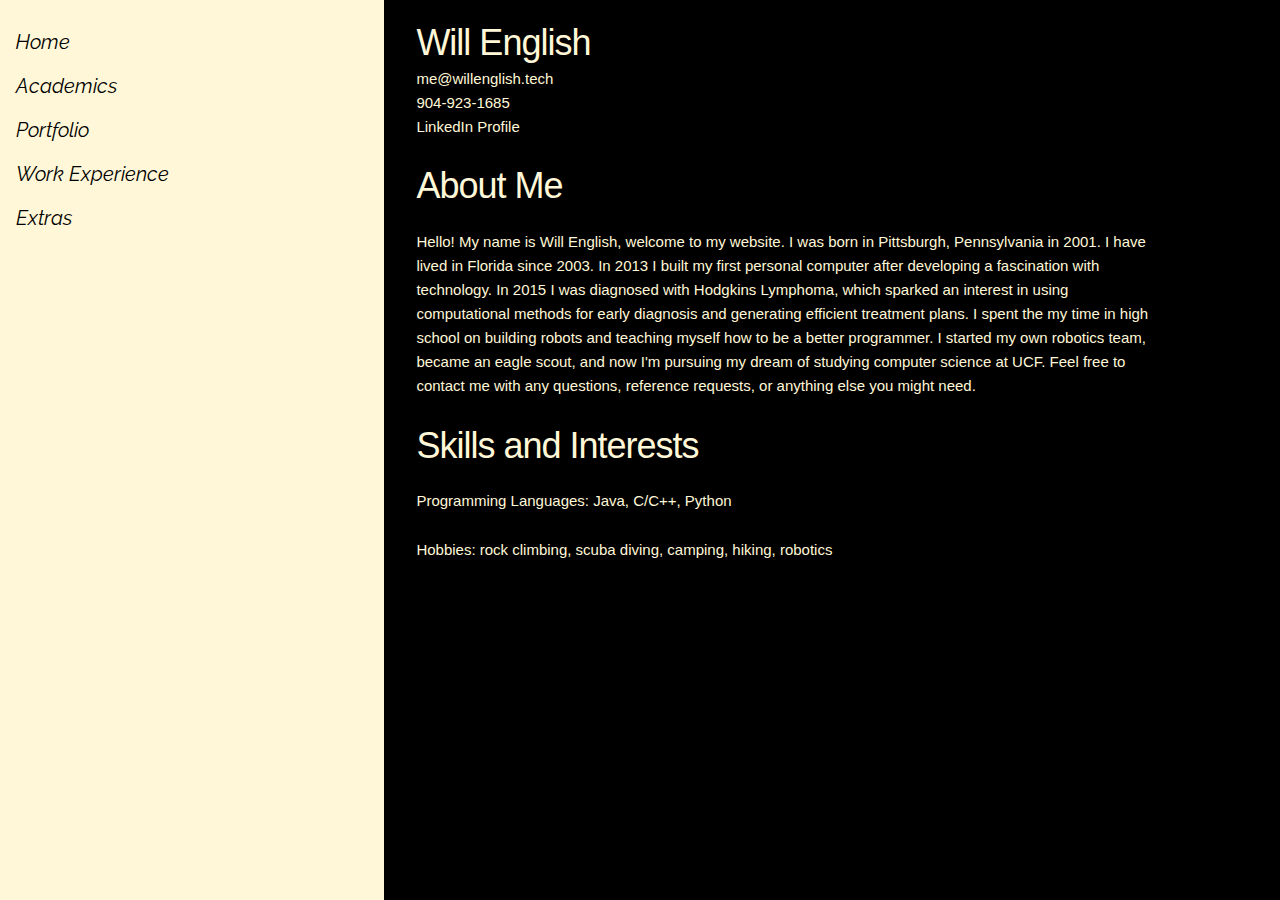
<file: index.html>
<html lang="en"><head>
  <!-- Basic Page Needs–––––––––––––––––––––––––––––––––––––––––––––––––– -->
  <meta charset="utf-8">
  <title>Will English</title>
  <meta name="description" content="Personal website">
  <meta name="author" content="Will English">
  <!-- Mobile Specific Metas–––––––––––––––––––––––––––––––––––––––––––––––––– -->
  <meta name="viewport" content="width=device-width, initial-scale=1">
  <!-- FONT–––––––––––––––––––––––––––––––––––––––––––––––––– -->
  <link href="//fonts.googleapis.com/css?family=Raleway:400,300,600" rel="stylesheet" type="text/css">
  <!-- CSS–––––––––––––––––––––––––––––––––––––––––––––––––– -->

  <link rel="stylesheet" href="css/skeleton.css">
  <link rel="stylesheet" href="css/style.css">

  <!-- Favicon–––––––––––––––––––––––––––––––––––––––––––––––––– -->
  <link rel="icon" type="image/png" href="images/favicon.png">
</head>
<body>

<script src="/js/kc.js"></script>
  <script src="/js/jquery.min.js"></script>


  <!-- BODY–––––––––––––––––––––––––––––––––––––––––––––––––– -->
  <div class="contmainer">

  <h3 class="rainbow close"> Will English </h3>
  <p class = "close"> me@willenglish.tech</p>
  <p class = "close"> 904-923-1685 </p>
  <a class = "rainbow close" href = "https://www.linkedin.com/in/william-hepp-english/"> LinkedIn Profile</a>

  <br>
  <br>

 
        <h3 class="rainbow">About Me</h3>

            <p> Hello! My name is Will English, welcome to my website. I was born in Pittsburgh, Pennsylvania in 2001. I have lived in Florida since 2003.
              In 2013 I built my first personal computer after developing a fascination with technology. In 2015 I was diagnosed with Hodgkins Lymphoma, which sparked an
    interest in using computational methods for early diagnosis and generating efficient treatment plans. 
    I spent the my time in high school on building robots and teaching myself how to be a better programmer. I started my own robotics team,
    became an eagle scout, and now I'm pursuing my dream of studying computer science at UCF. Feel free to contact me with
    any questions, reference requests, or anything else you might need.</p>

         <h3 class="rainbow">Skills and Interests</h3>
        <p>Programming Languages: Java, C/C++, Python</p>
        <p>Hobbies: rock climbing, scuba diving, camping, hiking, robotics</p>


  </div>

  <div class = "sidenav">
    <a class = "dropdown-btn" href = "index.html">Home</a>
    <a class = "dropdown-btn" href = "html/academics.html">Academics</a>
    <a class = "dropdown-btn" href = "html/portfolio.html">Portfolio</a>
    <a class = "dropdown-btn" href = "html/workx.html">Work Experience</a>
    <a class = "dropdown-btn" href = "html/extracurriculars.html">Extras</a>


  </div>

<br>

<!-- End Document–––––––––––––––––––––––––––––––––––––––––––––––––– ---->



</body>
</html>
</file>
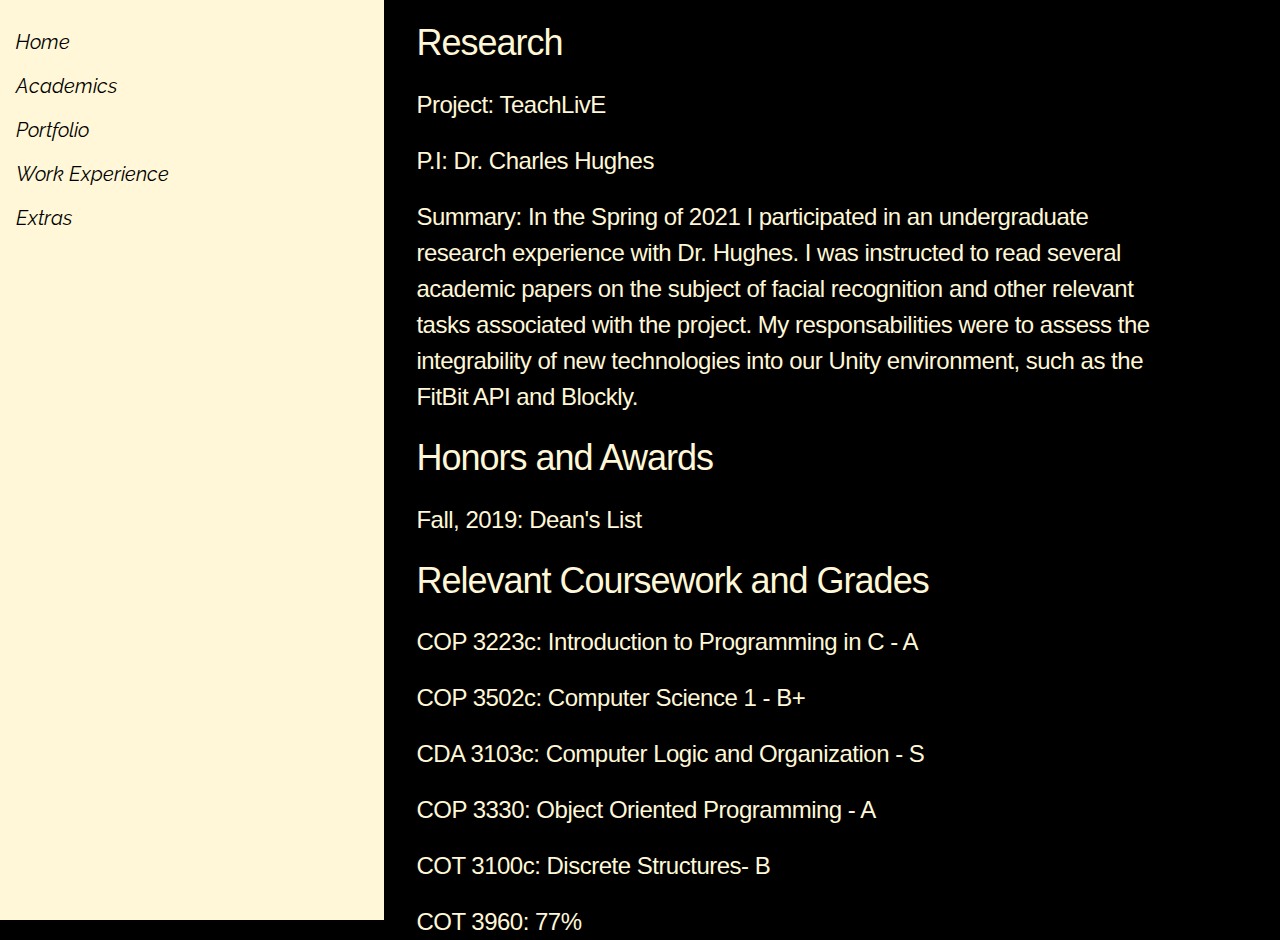
<file: html/academia.html>
<html lang="en">
<head>

  <!-- Basic Page Needs–––––––––––––––––––––––––––––––––––––––––––––––––– -->
  <meta charset="utf-8">
  <title>Will English</title>
  <meta name="description" content="Personal website">
  <meta name="author" content="Will English">

  <!-- Mobile Specific Metas–––––––––––––––––––––––––––––––––––––––––––––––––– -->
  <meta name="viewport" content="width=device-width, initial-scale=1">

  <!-- FONT–––––––––––––––––––––––––––––––––––––––––––––––––– -->
  <link href="//fonts.googleapis.com/css?family=Raleway:400,300,600" rel="stylesheet" type="text/css">

  <!-- CSS–––––––––––––––––––––––––––––––––––––––––––––––––– -->
  <link rel="stylesheet" href="../css/skeleton.css">
  <link rel="stylesheet" href="../css/style.css">

  <!-- Favicon–––––––––––––––––––––––––––––––––––––––––––––––––– -->
  <link rel="icon" type="image/png" href="../images/favicon.png">
</head>

<body>
    <div class="contmainer">

    <h3 class="rainbow">Research</h3>

        <h5 href -"https://sites.google.com/view/teachlive/home">Project: TeachLivE</h5>
        <h5>P.I: Dr. Charles Hughes</h5>
        <h5>Summary: In the Spring of 2021 I participated in an undergraduate research experience with Dr. Hughes. I was instructed to read several academic papers on the subject of facial recognition and other relevant tasks associated with the project. My responsabilities were to assess the integrability of new technologies into our Unity environment, such as the FitBit API and Blockly.</h5>


    <h3 class="rainbow">Honors and Awards</h3>

        <h5>Fall, 2019: Dean's List</h5>
      
      <h3 class="rainbow">Relevant Coursework and Grades </h3>

        <h5>COP 3223c: Introduction to Programming in C - A</h5>
        <h5>COP 3502c: Computer Science 1 - B+</h5>
        <h5>CDA 3103c: Computer Logic and Organization - S</h5>
        <h5>COP 3330: Object Oriented Programming - A</h5>
        <h5>COT 3100c: Discrete Structures- B</h5>
        <h5>COT 3960: 77%</h5>




  </div>

    <div class = "sidenav">
      <a class = "dropdown-btn" href = "../index.html">Home</a>
      <a class = "dropdown-btn" href = "academics.html">Academics</a>
      <a class = "dropdown-btn" href = "portfolio.html">Portfolio</a>
      <a class = "dropdown-btn" href = "workx.html">Work Experience</a>
      <a class = "dropdown-btn" href = "extracurriculars.html">Extras</a>

    </div>

  </body>
</html>
</file>
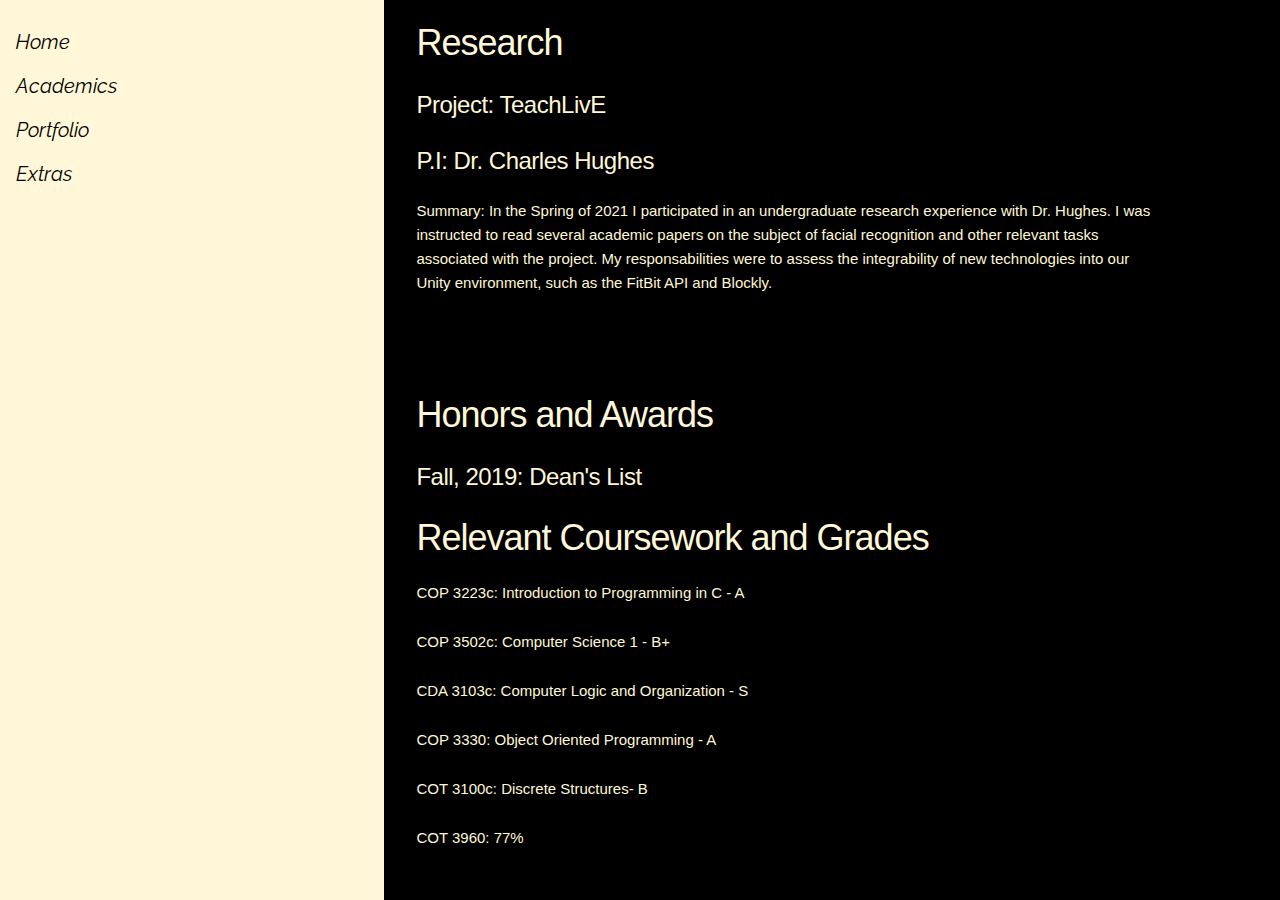
<file: html/academics.html>
<html lang="en">
<head>

  <!-- Basic Page Needs–––––––––––––––––––––––––––––––––––––––––––––––––– -->
  <meta charset="utf-8">
  <title>Will English</title>
  <meta name="description" content="Personal website">
  <meta name="author" content="Will English">

  <!-- Mobile Specific Metas–––––––––––––––––––––––––––––––––––––––––––––––––– -->
  <meta name="viewport" content="width=device-width, initial-scale=1">

  <!-- FONT–––––––––––––––––––––––––––––––––––––––––––––––––– -->
  <link href="//fonts.googleapis.com/css?family=Raleway:400,300,600" rel="stylesheet" type="text/css">

  <!-- CSS–––––––––––––––––––––––––––––––––––––––––––––––––– -->
  <link rel="stylesheet" href="../css/skeleton.css">
  <link rel="stylesheet" href="../css/style.css">

  <!-- Favicon–––––––––––––––––––––––––––––––––––––––––––––––––– -->
  <link rel="icon" type="image/png" href="../images/favicon.png">
</head>

<body>
    <div class="contmainer">

    <h3 class="rainbow">Research</h3>

        <h5 href -"https://sites.google.com/view/teachlive/home">Project: TeachLivE</h5>
        <h5>P.I: Dr. Charles Hughes</h5>
        <p>Summary: In the Spring of 2021 I participated in an undergraduate research experience with Dr. Hughes. I was instructed to read several academic papers on the subject of facial recognition and other relevant tasks associated with the project. My responsabilities were to assess the integrability of new technologies into our Unity environment, such as the FitBit API and Blockly.</p>

  <br>
  <br>
  <br>
    <h3 class="rainbow">Honors and Awards</h3>

        <h5>Fall, 2019: Dean's List</h5>
      
      <h3 class="rainbow">Relevant Coursework and Grades </h3>

        <p>COP 3223c: Introduction to Programming in C - A</p>
        <p>COP 3502c: Computer Science 1 - B+</p>
        <p>CDA 3103c: Computer Logic and Organization - S</p>
        <p>COP 3330: Object Oriented Programming - A</p>
        <p>COT 3100c: Discrete Structures- B</p>
        <p>COT 3960: 77%</p>




  </div>

    <div class = "sidenav">
      <a class = "dropdown-btn" href = "../index.html">Home</a>
      <a class = "dropdown-btn" href = "academics.html">Academics</a>
      <a class = "dropdown-btn" href = "portfolio.html">Portfolio</a>
      <a class = "dropdown-btn" href = "extracurriculars.html">Extras</a>

    </div>

  </body>
</html>
</file>
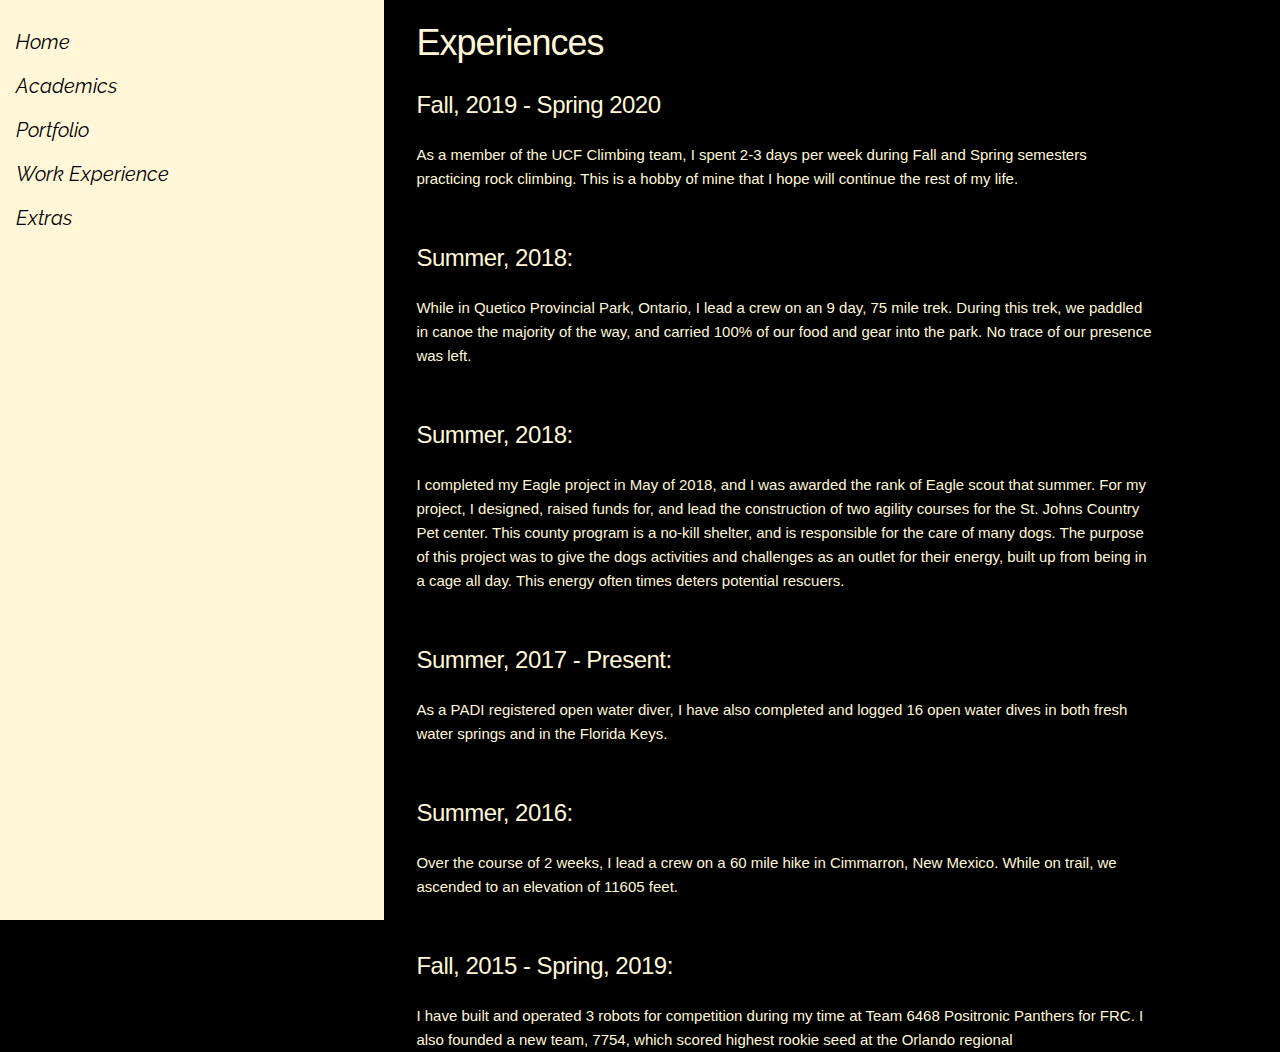
<file: html/extracurriculars.html>
<html lang="en">
<head>

  <!-- Basic Page Needs–––––––––––––––––––––––––––––––––––––––––––––––––– -->
  <meta charset="utf-8">
  <title>Will English</title>
  <meta name="description" content="Personal website">
  <meta name="author" content="Will English">

  <!-- Mobile Specific Metas–––––––––––––––––––––––––––––––––––––––––––––––––– -->
  <meta name="viewport" content="width=device-width, initial-scale=1">

  <!-- FONT–––––––––––––––––––––––––––––––––––––––––––––––––– -->
  <link href="//fonts.googleapis.com/css?family=Raleway:400,300,600" rel="stylesheet" type="text/css">

  <!-- CSS–––––––––––––––––––––––––––––––––––––––––––––––––– -->
  <link rel="stylesheet" href="../css/skeleton.css">
  <link rel="stylesheet" href="../css/style.css">

  <!-- Favicon–––––––––––––––––––––––––––––––––––––––––––––––––– -->
  <link rel="icon" type="image/png" href="../images/favicon.png">
</head>

<body>
    <div class="contmainer">
      <h3 class="rainbow">Experiences </h3>


     <h5>Fall, 2019 - Spring 2020</h5>
     <p> As a member of the UCF Climbing team, I spent 2-3 days per week during Fall and Spring semesters practicing rock climbing. This is a hobby of mine that I hope will continue the rest of my life. </p>
     <br>
     <h5>Summer, 2018:</h5>
     <p> While in Quetico Provincial Park, Ontario, I lead a crew on an 9 day, 75 mile trek. During this trek, we paddled in canoe the majority of the way, and carried 100% of our food and gear into the park. No trace of our presence was left.</p>
     <br>
     <h5>Summer, 2018:</h5>
     <p> I completed my Eagle project in May of 2018, and I was awarded the rank of Eagle scout that summer. For my project, I designed, raised funds for, and lead the construction of two agility courses for the St. Johns Country Pet center. This county program is a no-kill shelter, and is responsible for the care of many dogs. The purpose of this project was to give the dogs activities and challenges as an outlet for their energy, built up from being in a cage all day. This energy often times deters potential rescuers.</p>
     <br>
     <h5>Summer, 2017 - Present:</h5>
     <p> As a PADI registered open water diver, I have also completed and logged 16 open water dives in both fresh water springs and in the Florida Keys. </p>
     <br>
     <h5>Summer, 2016:</h5>
     <p> Over the course of 2 weeks, I lead a crew on a 60 mile hike in Cimmarron, New Mexico. While on trail, we ascended to an elevation of 11605 feet.</p>
     <br>
     <h5>Fall, 2015 - Spring, 2019:</h5>
     <p> I have built and operated 3 robots for competition during my time at Team 6468 Positronic Panthers for FRC. I also founded a new team, 7754, which scored highest rookie seed at the Orlando regional</p>



    </div>

    <div class = "sidenav">
      <a class = "dropdown-btn" href = "../index.html">Home</a>
      <a class = "dropdown-btn" href = "academics.html">Academics</a>
      <a class = "dropdown-btn" href = "portfolio.html">Portfolio</a>
      <a class = "dropdown-btn" href = "workx.html">Work Experience</a>
      <a class = "dropdown-btn" href = "extracurriculars.html">Extras</a>

    </div>

  </body>
</html>
</file>
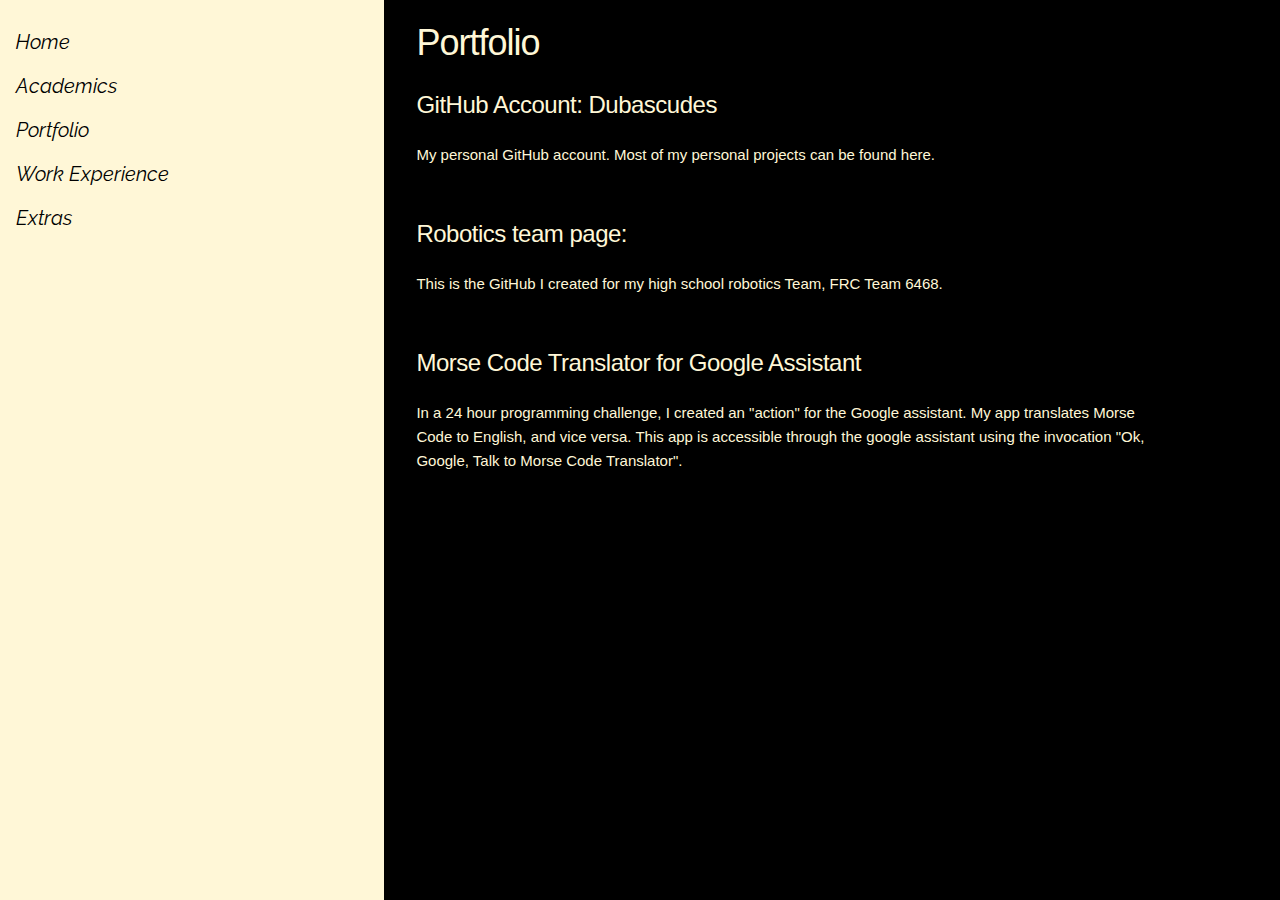
<file: html/portfolio.html>
<html lang="en">
<head>

  <!-- Basic Page Needs–––––––––––––––––––––––––––––––––––––––––––––––––– -->
  <meta charset="utf-8">
  <title>Will English</title>
  <meta name="description" content="Personal website">
  <meta name="author" content="Will English">

  <!-- Mobile Specific Metas–––––––––––––––––––––––––––––––––––––––––––––––––– -->
  <meta name="viewport" content="width=device-width, initial-scale=1">

  <!-- FONT–––––––––––––––––––––––––––––––––––––––––––––––––– -->
  <link href="//fonts.googleapis.com/css?family=Raleway:400,300,600" rel="stylesheet" type="text/css">

  <!-- CSS–––––––––––––––––––––––––––––––––––––––––––––––––– -->
  <link rel="stylesheet" href="../css/skeleton.css">
  <link rel="stylesheet" href="../css/style.css">

  <!-- Favicon–––––––––––––––––––––––––––––––––––––––––––––––––– -->
  <link rel="icon" type="image/png" href="../images/favicon.png">
</head>

<body>
    <div class="contmainer">
     <h3 class="rainbow">Portfolio</h3>
      <h5 class="rainbow"><a  href="https://github.com/Dubascudes">GitHub Account:  Dubascudes </a></h5>
     <p> My personal GitHub account. Most of my personal projects can be found here. </p>
     <br>
      <h5 class="rainbow"><a = href="https://github.com/NeaseRoboticsTeam">Robotics team page: </a></h5>
     <p> This is the GitHub I created for my high school robotics Team, FRC Team 6468.</p>
     <br>
     <h5 class="rainbow"><a href="https://assistant.google.com/services/a/uid/0000006b0fb51cea">  Morse Code Translator for Google Assistant </a></h5>
     <p> In a 24 hour programming challenge, I created an "action" for the Google assistant. My app translates Morse Code to English, and vice versa. This app is accessible through the google assistant using the invocation "Ok, Google, Talk to Morse Code Translator". </p>
    </div>

    <div class = "sidenav">
      <a class = "dropdown-btn" href = "../index.html">Home</a>
      <a class = "dropdown-btn" href = "academics.html">Academics</a>
      <a class = "dropdown-btn" href = "portfolio.html">Portfolio</a>
      <a class = "dropdown-btn" href = "workx.html">Work Experience</a>
      <a class = "dropdown-btn" href = "extracurriculars.html">Extras</a>

    </div>

  </body>
</html>
</file>
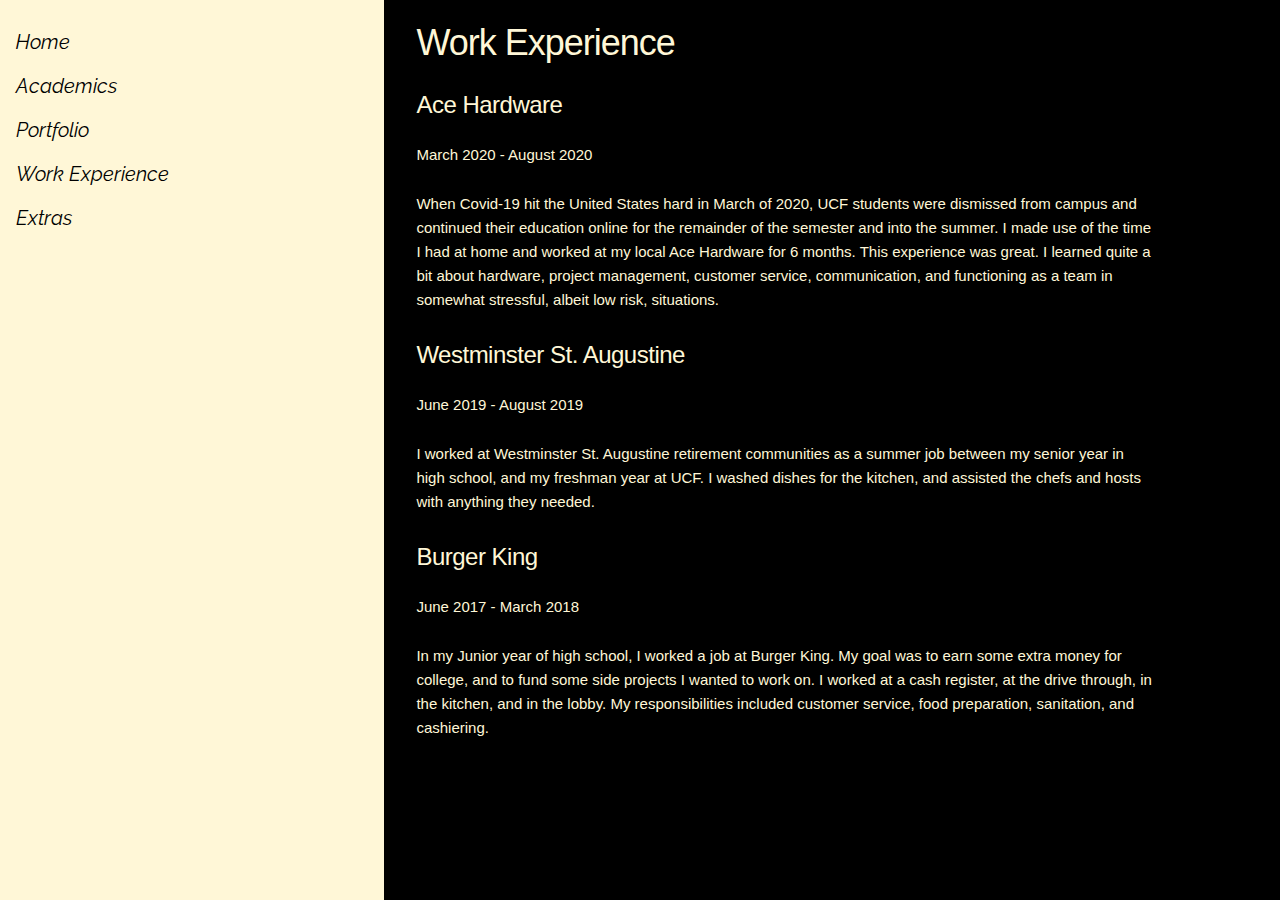
<file: html/workx.html>
<html lang="en">
<head>

  <!-- Basic Page Needs–––––––––––––––––––––––––––––––––––––––––––––––––– -->
  <meta charset="utf-8">
  <title>Will English</title>
  <meta name="description" content="Personal website">
  <meta name="author" content="Will English">

  <!-- Mobile Specific Metas–––––––––––––––––––––––––––––––––––––––––––––––––– -->
  <meta name="viewport" content="width=device-width, initial-scale=1">

  <!-- FONT–––––––––––––––––––––––––––––––––––––––––––––––––– -->
  <link href="//fonts.googleapis.com/css?family=Raleway:400,300,600" rel="stylesheet" type="text/css">

  <!-- CSS–––––––––––––––––––––––––––––––––––––––––––––––––– -->
  <link rel="stylesheet" href="../css/skeleton.css">
  <link rel="stylesheet" href="../css/style.css">

  <!-- Favicon–––––––––––––––––––––––––––––––––––––––––––––––––– -->
  <link rel="icon" type="image/png" href="../images/favicon.png">
</head>

<body>
    <div class="contmainer">
      <h3 class="rainbow">Work Experience</h3>
      
      
       
      <h5> Ace Hardware</h5>
      <p>March 2020 - August 2020</p>
      <p> When Covid-19 hit the United States hard in March of 2020, UCF students were dismissed from campus and continued their education online for the remainder of the semester and into the summer. I made use of the time I had at home and worked at my local Ace Hardware for 6 months. This experience was great. I learned quite a bit about hardware, project management, customer service, communication, and functioning as a team in somewhat stressful, albeit low risk, situations.</p>
    
      
      <h5> Westminster St. Augustine </h5>
      <p>June 2019 - August 2019</p>
      <p> I worked at Westminster St. Augustine retirement communities as a summer job between my senior year in high school, and my freshman year at UCF. I washed dishes for the kitchen, and assisted the chefs and hosts with anything they needed.</p>
    
      
      <h5> Burger King </h5>
      <p>June 2017 - March 2018</p>
      <p> In my Junior year of high school, I worked a job at Burger King. My goal was to earn some extra money for college, and to fund some side projects I wanted to work on. I worked at a cash register, at the drive through, in the kitchen, and in the lobby. My responsibilities included customer service, food preparation, sanitation, and cashiering.</p>

</div>

    <div class = "sidenav">
      <a class = "dropdown-btn" href = "../index.html">Home</a>
      <a class = "dropdown-btn" href = "academics.html">Academics</a>
      <a class = "dropdown-btn" href = "portfolio.html">Portfolio</a>
      <a class = "dropdown-btn" href = "workx.html">Work Experience</a>
      <a class = "dropdown-btn" href = "extracurriculars.html">Extras</a>

    </div>

  </body>
</html>
</file>
<file: css/skeleton.css>
/*
* Skeleton V2.0.4
* Copyright 2014, Dave Gamache
* www.getskeleton.com
* Free to use under the MIT license.
* http://www.opensource.org/licenses/mit-license.php
* 12/29/2014
*/


/* Table of contents
––––––––––––––––––––––––––––––––––––––––––––––––––
- Grid
- Base Styles
- Typography
- Links
- Buttons
- Forms
- Lists
- Code
- Tables
- Spacing
- Utilities
- Clearing
- Media Queries
*/


/* Grid
–––––––––––––––––––––––––––––––––––––––––––––––––– */
.container {
  position: relative;
  width: 100%;
  max-width: 960px;
  margin: 0 auto;
  padding: 0 20px;
  box-sizing: border-box; }
.column,
.columns {
  width: 100%;
  float: left;
  box-sizing: border-box; }

/* For devices larger than 400px */
@media (min-width: 400px) {
  .container {
    width: 85%;
    padding: 0; }
}

/* For devices larger than 550px */
@media (min-width: 550px) {
  .container {
    width: 80%; }
  .column,
  .columns {
    margin-left: 4%; }
  .column:first-child,
  .columns:first-child {
    margin-left: 0; }

  .one.column,
  .one.columns                    { width: 4.66666666667%; }
  .two.columns                    { width: 13.3333333333%; }
  .three.columns                  { width: 22%;            }
  .four.columns                   { width: 30.6666666667%; }
  .five.columns                   { width: 39.3333333333%; }
  .six.columns                    { width: 48%;            }
  .seven.columns                  { width: 56.6666666667%; }
  .eight.columns                  { width: 65.3333333333%; }
  .nine.columns                   { width: 74.0%;          }
  .ten.columns                    { width: 82.6666666667%; }
  .eleven.columns                 { width: 91.3333333333%; }
  .twelve.columns                 { width: 100%; margin-left: 0; }

  .one-third.column               { width: 30.6666666667%; }
  .two-thirds.column              { width: 65.3333333333%; }

  .one-half.column                { width: 48%; }

  /* Offsets */
  .offset-by-one.column,
  .offset-by-one.columns          { margin-left: 8.66666666667%; }
  .offset-by-two.column,
  .offset-by-two.columns          { margin-left: 17.3333333333%; }
  .offset-by-three.column,
  .offset-by-three.columns        { margin-left: 26%;            }
  .offset-by-four.column,
  .offset-by-four.columns         { margin-left: 34.6666666667%; }
  .offset-by-five.column,
  .offset-by-five.columns         { margin-left: 43.3333333333%; }
  .offset-by-six.column,
  .offset-by-six.columns          { margin-left: 52%;            }
  .offset-by-seven.column,
  .offset-by-seven.columns        { margin-left: 60.6666666667%; }
  .offset-by-eight.column,
  .offset-by-eight.columns        { margin-left: 69.3333333333%; }
  .offset-by-nine.column,
  .offset-by-nine.columns         { margin-left: 78.0%;          }
  .offset-by-ten.column,
  .offset-by-ten.columns          { margin-left: 86.6666666667%; }
  .offset-by-eleven.column,
  .offset-by-eleven.columns       { margin-left: 95.3333333333%; }

  .offset-by-one-third.column,
  .offset-by-one-third.columns    { margin-left: 34.6666666667%; }
  .offset-by-two-thirds.column,
  .offset-by-two-thirds.columns   { margin-left: 69.3333333333%; }

  .offset-by-one-half.column,
  .offset-by-one-half.columns     { margin-left: 52%; }

}


/* Base Styles
–––––––––––––––––––––––––––––––––––––––––––––––––– */
/* NOTE
html is set to 62.5% so that all the REM measurements throughout Skeleton
are based on 10px sizing. So basically 1.5rem = 15px :) */
html {
  font-size: 62.5%; }
body {
  font-size: 1.5em; /* currently ems cause chrome bug misinterpreting rems on body element */
  line-height: 1.6;
  font-weight: 400;
  font-family: "Raleway", "HelveticaNeue", "Helvetica Neue", Helvetica, Arial, sans-serif;
  color: #222; }


/* Typography
–––––––––––––––––––––––––––––––––––––––––––––––––– */
h1, h2, h3, h4, h5, h6 {
  margin-top: 0;
  margin-bottom: 2rem;
  font-weight: 300; }
h1 { font-size: 4.0rem; line-height: 1.2;  letter-spacing: -.1rem;}
h2 { font-size: 3.6rem; line-height: 1.25; letter-spacing: -.1rem; }
h3 { font-size: 3.0rem; line-height: 1.3;  letter-spacing: -.1rem; }
h4 { font-size: 2.4rem; line-height: 1.35; letter-spacing: -.08rem; }
h5 { font-size: 1.8rem; line-height: 1.5;  letter-spacing: -.05rem; }
h6 { font-size: 1.5rem; line-height: 1.6;  letter-spacing: 0; }

/* Larger than phablet */
@media (min-width: 550px) {
  h1 { font-size: 5.0rem; }
  h2 { font-size: 4.2rem; }
  h3 { font-size: 3.6rem; }
  h4 { font-size: 3.0rem; }
  h5 { font-size: 2.4rem; }
  h6 { font-size: 1.5rem; }
}

p {
  margin-top: 0; }


/* Links
–––––––––––––––––––––––––––––––––––––––––––––––––– */
a {
  color: #1EAEDB; }
a:hover {
  color: #0FA0CE; }


/* Buttons
–––––––––––––––––––––––––––––––––––––––––––––––––– */
.button,
button,
input[type="submit"],
input[type="reset"],
input[type="button"] {
  display: inline-block;
  height: 38px;
  padding: 0 30px;
  color: #555;
  text-align: center;
  font-size: 11px;
  font-weight: 600;
  line-height: 38px;
  letter-spacing: .1rem;
  text-transform: uppercase;
  text-decoration: none;
  white-space: nowrap;
  background-color: transparent;
  border-radius: 4px;
  border: 1px solid #bbb;
  cursor: pointer;
  box-sizing: border-box; }
.button:hover,
button:hover,
input[type="submit"]:hover,
input[type="reset"]:hover,
input[type="button"]:hover,
.button:focus,
button:focus,
input[type="submit"]:focus,
input[type="reset"]:focus,
input[type="button"]:focus {
  color: #333;
  border-color: #888;
  outline: 0; }
.button.button-primary,
button.button-primary,
input[type="submit"].button-primary,
input[type="reset"].button-primary,
input[type="button"].button-primary {
  color: #FFF;
  background-color: #33C3F0;
  border-color: #33C3F0; }
.button.button-primary:hover,
button.button-primary:hover,
input[type="submit"].button-primary:hover,
input[type="reset"].button-primary:hover,
input[type="button"].button-primary:hover,
.button.button-primary:focus,
button.button-primary:focus,
input[type="submit"].button-primary:focus,
input[type="reset"].button-primary:focus,
input[type="button"].button-primary:focus {
  color: #FFF;
  background-color: #1EAEDB;
  border-color: #1EAEDB; }


/* Forms
–––––––––––––––––––––––––––––––––––––––––––––––––– */
input[type="email"],
input[type="number"],
input[type="search"],
input[type="text"],
input[type="tel"],
input[type="url"],
input[type="password"],
textarea,
select {
  height: 38px;
  padding: 6px 10px; /* The 6px vertically centers text on FF, ignored by Webkit */
  background-color: #fff;
  border: 1px solid #D1D1D1;
  border-radius: 4px;
  box-shadow: none;
  box-sizing: border-box; }
/* Removes awkward default styles on some inputs for iOS */
input[type="email"],
input[type="number"],
input[type="search"],
input[type="text"],
input[type="tel"],
input[type="url"],
input[type="password"],
textarea {
  -webkit-appearance: none;
     -moz-appearance: none;
          appearance: none; }
textarea {
  min-height: 65px;
  padding-top: 6px;
  padding-bottom: 6px; }
input[type="email"]:focus,
input[type="number"]:focus,
input[type="search"]:focus,
input[type="text"]:focus,
input[type="tel"]:focus,
input[type="url"]:focus,
input[type="password"]:focus,
textarea:focus,
select:focus {
  border: 1px solid #33C3F0;
  outline: 0; }
label,
legend {
  display: block;
  margin-bottom: .5rem;
  font-weight: 600; }
fieldset {
  padding: 0;
  border-width: 0; }
input[type="checkbox"],
input[type="radio"] {
  display: inline; }
label > .label-body {
  display: inline-block;
  margin-left: .5rem;
  font-weight: normal; }


/* Lists
–––––––––––––––––––––––––––––––––––––––––––––––––– */
ul {
  list-style: circle inside; }
ol {
  list-style: decimal inside; }
ol, ul {
  padding-left: 0;
  margin-top: 0; }
ul ul,
ul ol,
ol ol,
ol ul {
  margin: 1.5rem 0 1.5rem 3rem;
  font-size: 90%; }
li {
  margin-bottom: 1rem; }


/* Code
–––––––––––––––––––––––––––––––––––––––––––––––––– */
code {
  padding: .2rem .5rem;
  margin: 0 .2rem;
  font-size: 90%;
  white-space: nowrap;
  background: #F1F1F1;
  border: 1px solid #E1E1E1;
  border-radius: 4px; }
pre > code {
  display: block;
  padding: 1rem 1.5rem;
  white-space: pre; }


/* Tables
–––––––––––––––––––––––––––––––––––––––––––––––––– */
th,
td {
  padding: 12px 15px;
  text-align: left;
  border-bottom: 1px solid #E1E1E1; }
th:first-child,
td:first-child {
  padding-left: 0; }
th:last-child,
td:last-child {
  padding-right: 0; }


/* Spacing
–––––––––––––––––––––––––––––––––––––––––––––––––– */
button,
.button {
  margin-bottom: 1rem; }
input,
textarea,
select,
fieldset {
  margin-bottom: 1.5rem; }
pre,
blockquote,
dl,
figure,
table,
p,
ul,
ol,
form {
  margin-bottom: 2.5rem; }


/* Utilities
–––––––––––––––––––––––––––––––––––––––––––––––––– */
.u-full-width {
  width: 100%;
  box-sizing: border-box; }
.u-max-full-width {
  max-width: 100%;
  box-sizing: border-box; }
.u-pull-right {
  float: right; }
.u-pull-left {
  float: left; }


/* Misc
–––––––––––––––––––––––––––––––––––––––––––––––––– */
hr {
  margin-top: 3rem;
  margin-bottom: 3.5rem;
  border-width: 0;
  border-top: 1px solid #E1E1E1; }


/* Clearing
–––––––––––––––––––––––––––––––––––––––––––––––––– */

/* Self Clearing Goodness */
.container:after,
.row:after,
.u-cf {
  content: "";
  display: table;
  clear: both; }


/* Media Queries
–––––––––––––––––––––––––––––––––––––––––––––––––– */
/*
Note: The best way to structure the use of media queries is to create the queries
near the relevant code. For example, if you wanted to change the styles for buttons
on small devices, paste the mobile query code up in the buttons section and style it
there.
*/


/* Larger than mobile */
@media (min-width: 400px) {}

/* Larger than phablet (also point when grid becomes active) */
@media (min-width: 550px) {}

/* Larger than tablet */
@media (min-width: 750px) {}

/* Larger than desktop */
@media (min-width: 1000px) {}

/* Larger than Desktop HD */
@media (min-width: 1200px) {}
</file>
<file: css/style.css>
body{
 background-color:#000000;
}


.contmainer{
 font-family:sans-serif;
 color: #fff7d7;
 top:0;
 bottom: 0;
 padding:20px 0px 500px 50px;
 margin-left: 28%;
 margin-right: 10%;
 position: absolute;
 
}


.dropdown {
  position: relative;
  display: inline-block;
}

.dropdown-content {
  display: none;
  position: absolute;
  background-color: #f9f9f9;
  min-width: 160px;
  box-shadow: 0px 8px 16px 0px rgba(0,0,0,0.2);
  padding: 12px 16px;
  z-index: 1;
}

.dropdown:hover .dropdown-content {
  display: block;
}

.sidenav {
  height: 100%;
  width: 30%;
  position: fixed;
  z-index: 1;
  top: 0;
  left: 0;
  background-color: #fff7d7;
  overflow-x: hidden;
  padding-top: 20px;
  font-style: italic;
}
/* Style the sidenav links and the dropdown button */
.sidenav a, .dropdown-btn {
  padding: 6px 8px 6px 16px;
  text-decoration: none;
  font-size: 20px;
  color: #000000;
  display: block;
  border: none;
  background: none;
  width: 100%;
  text-align: left;
  cursor: pointer;
  outline: none;
}

/* On mouse-over */
.sidenav a:hover, .dropdown-btn:hover {
  color: #fff7d7;
  background-color: #000000;
}

.close{
  margin: 0px 0px 0px 0px;
}

a, a:hover{
  color: #fff7d7;
  text-decoration: none; /* no underline */
}
</file>
